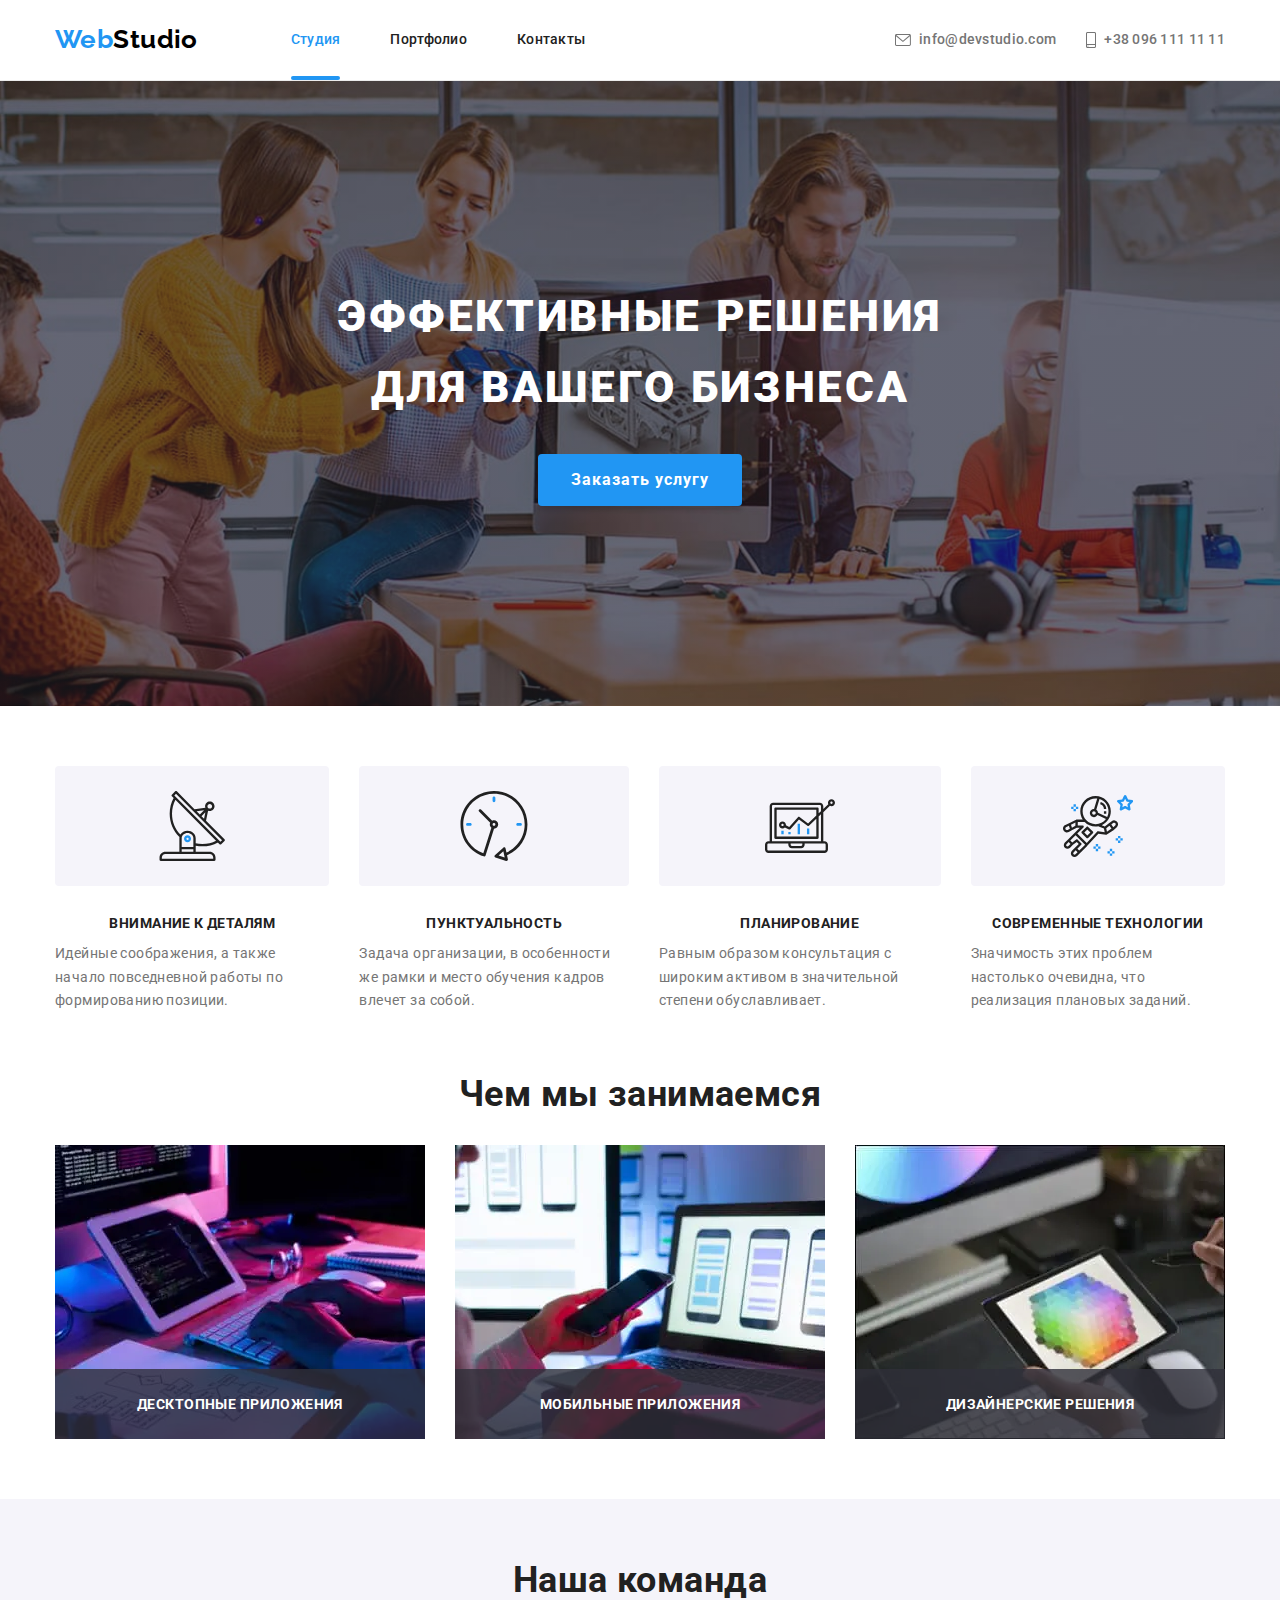
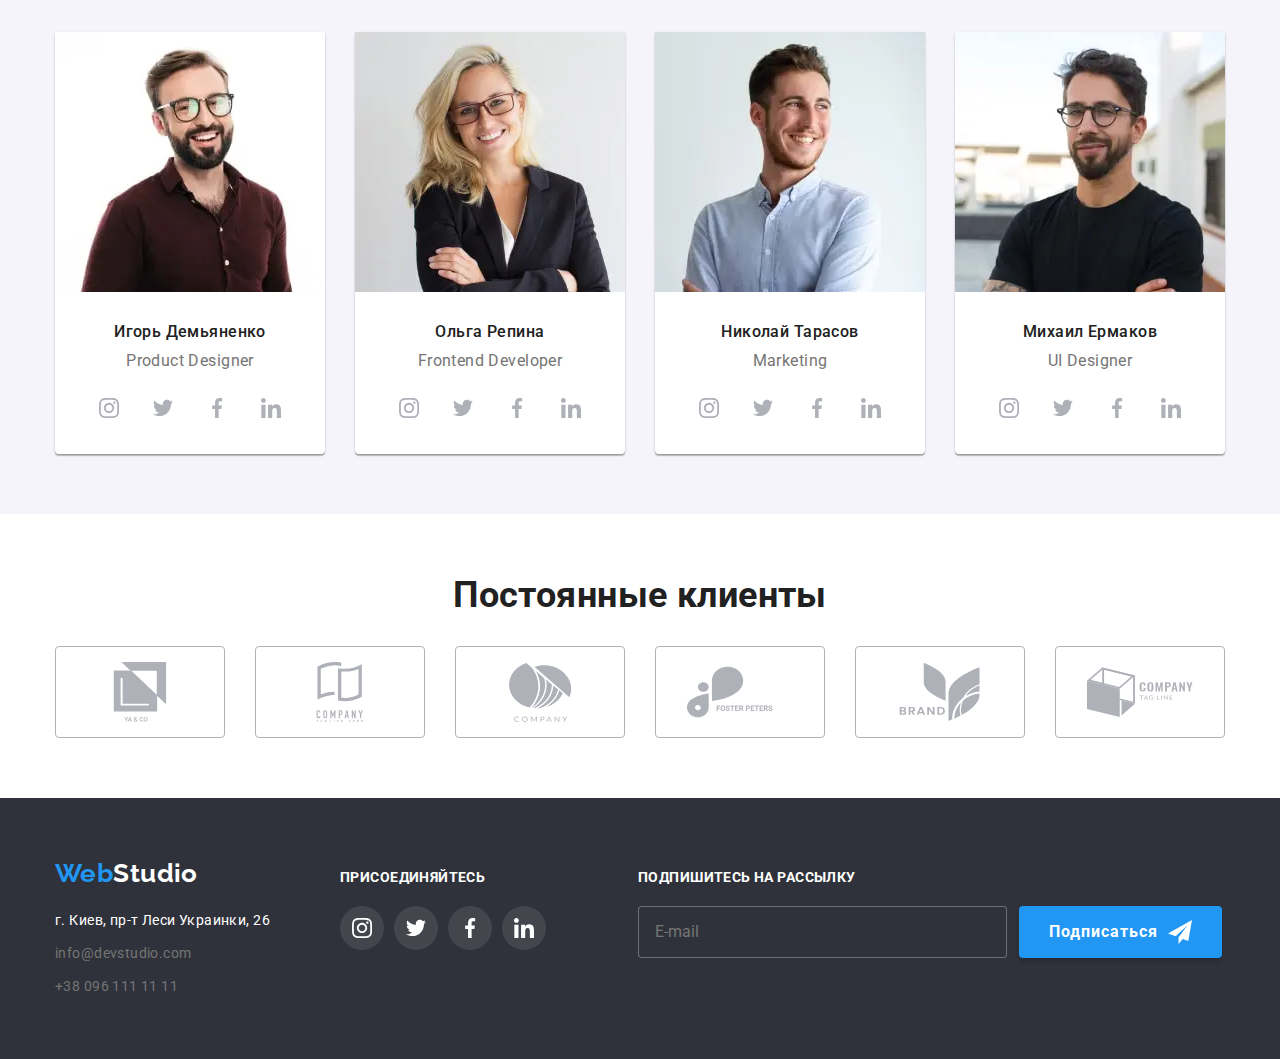
<file: index.html>
<!DOCTYPE html>
<html lang="ru">
  <head>
    <meta charset="UTF-8" />
    <meta http-equiv="X-UA-Compatible" content="IE=edge" />
    <meta name="viewport" content="width=device-width, initial-scale=1.0" />
    <title>WebStudio</title>
    <link
      rel="stylesheet"
      href="https://cdnjs.cloudflare.com/ajax/libs/modern-normalize/1.1.0/modern-normalize.min.css"
    />
    <link rel="stylesheet" href="./css/main.min.css" />
  </head>

  <body>
    <!-- шапка -->
    <header class="header header--mobile-menu">
      <div class="container container__header">
        <div class="header__mobile-menu">
          <a href="./index.html" class="logo logo--header-margin"
            >Web<span class="logo--dark">Studio</span></a
          >

          <!-- мобильное меню -->
          <button
            class="header__button-mobile-menu"
            type="button"
            aria-expanded="false"
            aria-controls="menu-container"
            data-menu-button
          >
            <svg class="header__button-icon" aria-label="Переключатель мобильного меню">
              <use class="header__icon-cross" href="./images/icons.svg#button_cross"></use>
              <use class="header__icon-menu" href="./images/icons.svg#button_menu"></use>
            </svg>
          </button>
        </div>
        <div class="header__mobile-menu-backdrop" id="menu-container" data-menu>
          <div class="header__menu-container">
            <!-- навигация -->
            <nav class="nav">
              <ul class="nav__list">
                <li class="nav__item">
                  <a class="nav__link nav__link--current" href="./index.html">Студия</a>
                </li>
                <li class="nav__item">
                  <a class="nav__link" href="./portfolio.html">Портфолио</a>
                </li>
                <li class="nav__item">
                  <a class="nav__link" href="#footer-contacts">Контакты</a>
                </li>
              </ul>
            </nav>

            <!-- контакты -->
            <ul class="communication">
              <li class="communication__item">
                <a class="communication__link" href="mailto:info@devstudio.com">
                  <svg class="communication__icon" width="16" height="12">
                    <use href="./images/icons.svg#envelope"></use>
                  </svg>
                  info@devstudio.com</a
                >
              </li>
              <li class="communication__item">
                <a
                  class="communication__link communication__link--decorate"
                  href="tel:+380961111111"
                >
                  <svg class="communication__icon" width="10" height="16">
                    <use href="./images/icons.svg#telephone"></use>
                  </svg>
                  +38 096 111 11 11</a
                >
              </li>
            </ul>

            <!-- социальные ссылки мобильного меню -->
            <ul class="header__social-links">
              <li class="header__social-links-item">
                <a
                  href="https://www.instagram.com/"
                  class="header__social-links-link"
                  target="_blank"
                  rel="noopener noreferrer nofollow"
                  aria-label="Instagram"
                  >Instagram</a
                >
              </li>
              <li class="header__social-links-item">
                <a
                  href="https://twitter.com/"
                  class="header__social-links-link"
                  target="_blank"
                  rel="noopener noreferrer nofollow"
                  aria-label="Twitter"
                  >Twitter</a
                >
              </li>
              <li class="header__social-links-item">
                <a
                  href="https://www.facebook.com/"
                  class="header__social-links-link"
                  target="_blank"
                  rel="noopener noreferrer nofollow"
                  aria-label="Facebook"
                  >Facebook</a
                >
              </li>
              <li class="header__social-links-item">
                <a
                  href="https://www.linkedin.com/"
                  class="header__social-links-link"
                  target="_blank"
                  rel="noopener noreferrer nofollow"
                  aria-label="LinkedIn"
                  >LinkedIn</a
                >
              </li>
            </ul>
          </div>
        </div>
      </div>
    </header>

    <!-- основной контент -->
    <main>
      <!-- секция герой -->
      <section class="hero">
        <div class="container">
          <h1 class="hero__title">Эффективные решения<br />для вашего бизнеса</h1>
          <button class="button button--hero-padding" type="button" data-modal-open>
            Заказать услугу
          </button>
        </div>
      </section>

      <!-- особенности -->
      <section class="section">
        <div class="container">
          <h2 class="visually-hidden">Особенности</h2>
          <ul class="features">
            <li class="features__item">
              <div class="features__bg">
                <svg class="features__img" width="70" height="70">
                  <use href="./images/icons.svg#antenna"></use>
                </svg>
              </div>
              <h3 class="features__title">Внимание к деталям</h3>
              <p class="features__text">
                Идейные соображения, а также начало повседневной работы по формированию позиции.
              </p>
            </li>
            <li class="features__item">
              <div class="features__bg">
                <svg class="features__img" width="70" height="70">
                  <use href="./images/icons.svg#clock"></use>
                </svg>
              </div>
              <h3 class="features__title">Пунктуальность</h3>
              <p class="features__text">
                Задача организации, в особенности же рамки и место обучения кадров влечет за собой.
              </p>
            </li>
            <li class="features__item">
              <div class="features__bg">
                <svg class="features__img" width="70" height="70">
                  <use href="./images/icons.svg#diagram"></use>
                </svg>
              </div>
              <h3 class="features__title">Планирование</h3>
              <p class="features__text">
                Равным образом консультация с широким активом в значительной степени обуславливает.
              </p>
            </li>
            <li class="features__item">
              <div class="features__bg">
                <svg class="features__img" width="70" height="70">
                  <use href="./images/icons.svg#astronaut"></use>
                </svg>
              </div>
              <h3 class="features__title">Современные технологии</h3>
              <p class="features__text">
                Значимость этих проблем настолько очевидна, что реализация плановых заданий.
              </p>
            </li>
          </ul>
        </div>
      </section>

      <!-- чем мы занимаемся -->
      <section class="section section--no-padding-top section--display-none">
        <div class="container">
          <h2 class="section__title">Чем мы занимаемся</h2>
          <ul class="work">
            <li class="work__item">
              <picture>
                <source
                  srcset="./images/work/webp/work1.webp 1x, ./images/work/webp/work1@2x.webp 2x"
                  type="image/webp"
                />
                <source
                  srcset="./images/work/jpeg/work1.jpg 1x, ./images/work/jpeg/work1@2x.jpg 2x"
                  type="image/jpeg"
                />
                <img src="./images/work/jpeg/work1.jpg" alt="десктопное программирование" />
              </picture>
              <p class="work__text">Десктопные приложения</p>
            </li>
            <li class="work__item">
              <picture>
                <source
                  srcset="./images/work/webp/work2.webp 1x, ./images/work/webp/work2@2x.webp 2x"
                  type="image/webp"
                />
                <source
                  srcset="./images/work/jpeg/work2.jpg 1x, ./images/work/jpeg/work2@2x.jpg 2x"
                  type="image/jpeg"
                />
                <img src="./images/work/jpeg/work2.jpg" alt="мобильная разработка" />
              </picture>
              <p class="work__text">Мобильные приложения</p>
            </li>
            <li class="work__item">
              <picture>
                <source
                  srcset="./images/work/webp/work3.webp 1x, ./images/work/webp/work3@2x.webp 2x"
                  type="image/webp"
                />
                <source
                  srcset="./images/work/jpeg/work3.jpg 1x, ./images/work/jpeg/work3@2x.jpg 2x"
                  type="image/jpeg"
                />
                <img src="./images/work/jpeg/work3.jpg" alt="дизайн" />
              </picture>
              <p class="work__text">Дизайнерские решения</p>
            </li>
          </ul>
        </div>
      </section>

      <!-- наша команда -->
      <section class="section section--gray-background">
        <div class="container">
          <h2 class="section__title">Наша команда</h2>
          <ul class="team">
            <li class="team__item">
              <picture>
                <source
                  srcset="./images/team/webp/mobile1.webp 1x, ./images/team/webp/mobile1@2x.webp 2x"
                  media="(max-width: 767px)"
                  type="image/webp"
                />
                <source
                  srcset="./images/team/webp/tablet1.webp 1x, ./images/team/webp/tablet1@2x.webp 2x"
                  media="(min-width: 768px) and (max-width: 1199px)"
                  type="image/webp"
                />
                <source
                  srcset="
                    ./images/team/webp/desktop1.webp    1x,
                    ./images/team/webp/desktop1@2x.webp 2x
                  "
                  media="(min-width: 1200px)"
                  type="image/webp"
                />
                <source
                  srcset="./images/team/jpeg/mobile1.jpg 1x, ./images/team/jpeg/mobile1@2x.jpg 2x"
                  media="(max-width: 767px)"
                />
                <source
                  srcset="./images/team/jpeg/tablet1.jpg 1x, ./images/team/jpeg/tablet1@2x.jpg 2x"
                  media="(min-width: 768px) and (max-width: 1199px)"
                />
                <source
                  srcset="./images/team/jpeg/desktop1.jpg 1x, ./images/team/jpeg/desktop1@2x.jpg 2x"
                  media="(min-width: 1200px)"
                />
                <img
                  class="team__img"
                  src="./images/team/jpeg/mobile1.jpg"
                  alt="фото Игорь Демьяненко"
                />
              </picture>
              <div class="team__box">
                <h3 class="team__title">Игорь Демьяненко</h3>
                <p lang="en" class="team__text">Product Designer</p>
                <ul class="social-links">
                  <li class="social-links__item">
                    <a
                      href="https://www.instagram.com/"
                      class="social-links__link"
                      target="_blank"
                      rel="noopener noreferrer nofollow"
                      aria-label="Instagram"
                    >
                      <svg class="social-links__icon">
                        <use href="./images/icons.svg#instagram"></use>
                      </svg>
                    </a>
                  </li>
                  <li class="social-links__item">
                    <a
                      href="https://twitter.com/"
                      class="social-links__link"
                      target="_blank"
                      rel="noopener noreferrer nofollow"
                      aria-label="Twitter"
                    >
                      <svg class="social-links__icon">
                        <use href="./images/icons.svg#twitter"></use>
                      </svg>
                    </a>
                  </li>
                  <li class="social-links__item">
                    <a
                      href="https://www.facebook.com/"
                      class="social-links__link"
                      target="_blank"
                      rel="noopener noreferrer nofollow"
                      aria-label="Facebook"
                    >
                      <svg class="social-links__icon">
                        <use href="./images/icons.svg#facebook"></use>
                      </svg>
                    </a>
                  </li>
                  <li class="social-links__item">
                    <a
                      href="https://www.linkedin.com/"
                      class="social-links__link"
                      target="_blank"
                      rel="noopener noreferrer nofollow"
                      aria-label="LinkedIn"
                    >
                      <svg class="social-links__icon">
                        <use href="./images/icons.svg#linkedin"></use>
                      </svg>
                    </a>
                  </li>
                </ul>
              </div>
            </li>

            <li class="team__item">
              <picture>
                <source
                  srcset="./images/team/webp/mobile2.webp 1x, ./images/team/webp/mobile2@2x.webp 2x"
                  media="(max-width: 767px)"
                  type="image/webp"
                />
                <source
                  srcset="./images/team/webp/tablet2.webp 1x, ./images/team/webp/tablet2@2x.webp 2x"
                  media="(min-width: 768px) and (max-width: 1199px)"
                  type="image/webp"
                />
                <source
                  srcset="
                    ./images/team/webp/desktop2.webp    1x,
                    ./images/team/webp/desktop2@2x.webp 2x
                  "
                  media="(min-width: 1200px)"
                  type="image/webp"
                />
                <source
                  srcset="./images/team/jpeg/mobile2.jpg 1x, ./images/team/jpeg/mobile2@2x.jpg 2x"
                  media="(max-width: 767px)"
                />
                <source
                  srcset="./images/team/jpeg/tablet2.jpg 1x, ./images/team/jpeg/tablet2@2x.jpg 2x"
                  media="(min-width: 768px) and (max-width: 1199px)"
                />
                <source
                  srcset="./images/team/jpeg/desktop2.jpg 1x, ./images/team/jpeg/desktop2@2x.jpg 2x"
                  media="(min-width: 1200px)"
                />
                <img
                  class="team__img"
                  src="./images/team/jpeg/mobile2.jpg"
                  alt="фото Ольга Репина"
                />
              </picture>
              <div class="team__box">
                <h3 class="team__title">Ольга Репина</h3>
                <p lang="en" class="team__text">Frontend Developer</p>

                <ul class="social-links">
                  <li class="social-links__item">
                    <a
                      href="https://www.instagram.com/"
                      class="social-links__link"
                      target="_blank"
                      rel="noopener noreferrer nofollow"
                      aria-label="Instagram"
                    >
                      <svg class="social-links__icon">
                        <use href="./images/icons.svg#instagram"></use>
                      </svg>
                    </a>
                  </li>
                  <li class="social-links__item">
                    <a
                      href="https://twitter.com/"
                      class="social-links__link"
                      target="_blank"
                      rel="noopener noreferrer nofollow"
                      aria-label="Twitter"
                    >
                      <svg class="social-links__icon">
                        <use href="./images/icons.svg#twitter"></use>
                      </svg>
                    </a>
                  </li>
                  <li class="social-links__item">
                    <a
                      href="https://www.facebook.com/"
                      class="social-links__link"
                      target="_blank"
                      rel="noopener noreferrer nofollow"
                      aria-label="Facebook"
                    >
                      <svg class="social-links__icon">
                        <use href="./images/icons.svg#facebook"></use>
                      </svg>
                    </a>
                  </li>
                  <li class="social-links__item">
                    <a
                      href="https://www.linkedin.com/"
                      class="social-links__link"
                      target="_blank"
                      rel="noopener noreferrer nofollow"
                      aria-label="LinkedIn"
                    >
                      <svg class="social-links__icon">
                        <use href="./images/icons.svg#linkedin"></use>
                      </svg>
                    </a>
                  </li>
                </ul>
              </div>
            </li>

            <li class="team__item">
              <picture>
                <source
                  srcset="./images/team/webp/mobile3.webp 1x, ./images/team/webp/mobile3@2x.webp 2x"
                  media="(max-width: 767px)"
                  type="image/webp"
                />
                <source
                  srcset="./images/team/webp/tablet3.webp 1x, ./images/team/webp/tablet3@2x.webp 2x"
                  media="(min-width: 768px) and (max-width: 1199px)"
                  type="image/webp"
                />
                <source
                  srcset="
                    ./images/team/webp/desktop3.webp    1x,
                    ./images/team/webp/desktop3@2x.webp 2x
                  "
                  media="(min-width: 1200px)"
                  type="image/webp"
                />
                <source
                  srcset="./images/team/jpeg/mobile3.jpg 1x, ./images/team/jpeg/mobile3@2x.jpg 2x"
                  media="(max-width: 767px)"
                />
                <source
                  srcset="./images/team/jpeg/tablet3.jpg 1x, ./images/team/jpeg/tablet3@2x.jpg 2x"
                  media="(min-width: 768px) and (max-width: 1199px)"
                />
                <source
                  srcset="./images/team/jpeg/desktop3.jpg 1x, ./images/team/jpeg/desktop3@2x.jpg 2x"
                  media="(min-width: 1200px)"
                />
                <img
                  class="team__img"
                  src="./images/team/jpeg/tablet3.jpg"
                  alt="фото Николай Тарасов"
                />
              </picture>
              <div class="team__box">
                <h3 class="team__title">Николай Тарасов</h3>
                <p lang="en" class="team__text">Marketing</p>

                <ul class="social-links">
                  <li class="social-links__item">
                    <a
                      href="https://www.instagram.com/"
                      class="social-links__link"
                      target="_blank"
                      rel="noopener noreferrer nofollow"
                      aria-label="Instagram"
                    >
                      <svg class="social-links__icon">
                        <use href="./images/icons.svg#instagram"></use>
                      </svg>
                    </a>
                  </li>
                  <li class="social-links__item">
                    <a
                      href="https://twitter.com/"
                      class="social-links__link"
                      target="_blank"
                      rel="noopener noreferrer nofollow"
                      aria-label="Twitter"
                    >
                      <svg class="social-links__icon">
                        <use href="./images/icons.svg#twitter"></use>
                      </svg>
                    </a>
                  </li>
                  <li class="social-links__item">
                    <a
                      href="https://www.facebook.com/"
                      class="social-links__link"
                      target="_blank"
                      rel="noopener noreferrer nofollow"
                      aria-label="Facebook"
                    >
                      <svg class="social-links__icon">
                        <use href="./images/icons.svg#facebook"></use>
                      </svg>
                    </a>
                  </li>
                  <li class="social-links__item">
                    <a
                      href="https://www.linkedin.com/"
                      class="social-links__link"
                      target="_blank"
                      rel="noopener noreferrer nofollow"
                      aria-label="LinkedIn"
                    >
                      <svg class="social-links__icon">
                        <use href="./images/icons.svg#linkedin"></use>
                      </svg>
                    </a>
                  </li>
                </ul>
              </div>
            </li>

            <li class="team__item">
              <picture>
                <source
                  srcset="./images/team/webp/mobile4.webp 1x, ./images/team/webp/mobile4@2x.webp 2x"
                  media="(max-width: 767px)"
                  type="image/webp"
                />
                <source
                  srcset="./images/team/webp/tablet4.webp 1x, ./images/team/webp/tablet4@2x.webp 2x"
                  media="(min-width: 768px) and (max-width: 1199px)"
                  type="image/webp"
                />
                <source
                  srcset="
                    ./images/team/webp/desktop4.webp    1x,
                    ./images/team/webp/desktop4@2x.webp 2x
                  "
                  media="(min-width: 1200px)"
                  type="image/webp"
                />
                <source
                  srcset="./images/team/jpeg/mobile4.jpg 1x, ./images/team/jpeg/mobile4@2x.jpg 2x"
                  media="(max-width: 767px)"
                />
                <source
                  srcset="./images/team/jpeg/tablet4.jpg 1x, ./images/team/jpeg/tablet4@2x.jpg 2x"
                  media="(min-width: 768px) and (max-width: 1199px)"
                />
                <source
                  srcset="./images/team/jpeg/desktop4.jpg 1x, ./images/team/jpeg/desktop4@2x.jpg 2x"
                  media="(min-width: 1200px)"
                />
                <img
                  class="team__img"
                  src="./images/team/jpeg/tablet4.jpg"
                  alt="фото Михаил Ермаков"
                />
              </picture>
              <div class="team__box">
                <h3 class="team__title">Михаил Ермаков</h3>
                <p lang="en" class="team__text">UI Designer</p>

                <ul class="social-links">
                  <li class="social-links__item">
                    <a
                      href="https://www.instagram.com/"
                      class="social-links__link"
                      target="_blank"
                      rel="noopener noreferrer nofollow"
                      aria-label="Instagram"
                    >
                      <svg class="social-links__icon">
                        <use href="./images/icons.svg#instagram"></use>
                      </svg>
                    </a>
                  </li>
                  <li class="social-links__item">
                    <a
                      href="https://twitter.com/"
                      class="social-links__link"
                      target="_blank"
                      rel="noopener noreferrer nofollow"
                      aria-label="Twitter"
                    >
                      <svg class="social-links__icon">
                        <use href="./images/icons.svg#twitter"></use>
                      </svg>
                    </a>
                  </li>
                  <li class="social-links__item">
                    <a
                      href="https://www.facebook.com/"
                      class="social-links__link"
                      target="_blank"
                      rel="noopener noreferrer nofollow"
                      aria-label="Facebook"
                    >
                      <svg class="social-links__icon">
                        <use href="./images/icons.svg#facebook"></use>
                      </svg>
                    </a>
                  </li>
                  <li class="social-links__item">
                    <a
                      href="https://www.linkedin.com/"
                      class="social-links__link"
                      target="_blank"
                      rel="noopener noreferrer nofollow"
                      aria-label="LinkedIn"
                    >
                      <svg class="social-links__icon">
                        <use href="./images/icons.svg#linkedin"></use>
                      </svg>
                    </a>
                  </li>
                </ul>
              </div>
            </li>
          </ul>
        </div>
      </section>

      <!-- постоянные клиенты -->
      <section class="section">
        <div class="container">
          <h2 class="section__title">Постоянные клиенты</h2>

          <ul class="clients">
            <li class="clients__item">
              <a href="" class="clients__link" target="_blank" rel="noopener noreferrer nofollow">
                <svg class="clients__img">
                  <use href="./images/icons.svg#client1"></use>
                </svg>
              </a>
            </li>
            <li class="clients__item">
              <a href="" class="clients__link" target="_blank" rel="noopener noreferrer nofollow">
                <svg class="clients__img">
                  <use href="./images/icons.svg#client2"></use>
                </svg>
              </a>
            </li>
            <li class="clients__item">
              <a href="" class="clients__link" target="_blank" rel="noopener noreferrer nofollow">
                <svg class="clients__img">
                  <use href="./images/icons.svg#client3"></use>
                </svg>
              </a>
            </li>
            <li class="clients__item">
              <a href="" class="clients__link" target="_blank" rel="noopener noreferrer nofollow">
                <svg class="clients__img">
                  <use href="./images/icons.svg#client4"></use>
                </svg>
              </a>
            </li>
            <li class="clients__item">
              <a href="" class="clients__link" target="_blank" rel="noopener noreferrer nofollow">
                <svg class="clients__img">
                  <use href="./images/icons.svg#client5"></use>
                </svg>
              </a>
            </li>
            <li class="clients__item">
              <a href="" class="clients__link" target="_blank" rel="noopener noreferrer nofollow">
                <svg class="clients__img">
                  <use href="./images/icons.svg#client6"></use>
                </svg>
              </a>
            </li>
          </ul>
        </div>
      </section>
    </main>

    <!-- подвал -->
    <footer class="footer" id="footer-contacts">
      <div class="container footer__list">
        <div class="footer__list--tablet-decorate">
          <!-- адрес -->
          <div class="footer__item">
            <a
              href="./index.html"
              class="logo logo--footer-margin"
              target="_blank"
              rel="noopener noreferrer nofollow"
            >
              Web<span class="logo--light">Studio</span>
            </a>
            <address class="address">
              <ul class="contacts">
                <li class="contacts__item">
                  <a
                    class="contacts__link contacts__link--white"
                    href="https://www.google.com/maps/place/Lesi+Ukrainky+Blvd,+26,+Kyiv,+Ukraine,+02000/@50.4265841,30.5361918,17z/data=!3m1!4b1!4m5!3m4!1s0x40d4cf0e033ecbe9:0x57a4dffefec77da0!8m2!3d50.4265807!4d30.5383858"
                    target="_blank"
                    rel="noopener noreferrer nofollow"
                    >г. Киев, пр-т Леси Украинки, 26
                  </a>
                </li>
                <li class="contacts__item">
                  <a class="contacts__link contacts__link--gray" href="mailto:info@devstudio.com"
                    >info@devstudio.com</a
                  >
                </li>
                <li class="contacts__item">
                  <a class="contacts__link contacts__link--gray" href="tel:+380961111111"
                    >+38 096 111 11 11</a
                  >
                </li>
              </ul>
            </address>
          </div>

          <!-- соц.сети -->
          <div class="footer__item">
            <b class="footer__title">присоединяйтесь</b>

            <ul class="social-links">
              <li class="social-links__item">
                <a
                  class="social-links__link footer__link"
                  href="https://www.instagram.com/"
                  target="_blank"
                  rel="noopener noreferrer nofollow"
                  aria-label="Instagram"
                >
                  <svg class="social-links__icon">
                    <use href="./images/icons.svg#instagram"></use>
                  </svg>
                </a>
              </li>
              <li class="social-links__item">
                <a
                  class="social-links__link footer__link"
                  href="https://twitter.com/"
                  target="_blank"
                  rel="noopener noreferrer nofollow"
                  aria-label="Twitter"
                >
                  <svg class="social-links__icon">
                    <use href="./images/icons.svg#twitter"></use>
                  </svg>
                </a>
              </li>
              <li class="social-links__item">
                <a
                  class="social-links__link footer__link"
                  href="https://www.facebook.com/"
                  target="_blank"
                  rel="noopener noreferrer nofollow"
                  aria-label="Facebook"
                >
                  <svg class="social-links__icon">
                    <use href="./images/icons.svg#facebook"></use>
                  </svg>
                </a>
              </li>
              <li class="social-links__item">
                <a
                  class="social-links__link footer__link"
                  href="https://www.linkedin.com/"
                  target="_blank"
                  rel="noopener noreferrer nofollow"
                  aria-label="LinkedIn"
                >
                  <svg class="social-links__icon">
                    <use href="./images/icons.svg#linkedin"></use>
                  </svg>
                </a>
              </li>
            </ul>
          </div>
        </div>

        <!-- подпишись -->
        <form class="subscribel">
          <label class="footer__title" for="subscribel">Подпишитесь на рассылку</label>
          <div class="subscribel__box">
            <input
              class="subscribel__input"
              type="email"
              id="subscribel"
              name="subscribel"
              placeholder="E-mail"
            />
            <button class="button button--subscribel" type="submit">
              Подписаться
              <svg class="subscribel__icon" width="24" height="24">
                <use href="./images/icons.svg#send"></use>
              </svg>
            </button>
          </div>
        </form>
      </div>
    </footer>

    <!-- модальное окно -->
    <div class="backdrop is-hidden" data-modal>
      <div class="modal">
        <button class="modal__button" type="button" data-modal-close>
          <svg class="modal__img" width="11" height="11">
            <use href="./images/icons.svg#x"></use>
          </svg>
        </button>

        <form class="form">
          <h2 class="form__title">Оставьте свои данные, мы вам перезвоним</h2>

          <div class="form__date">
            <div class="form__field">
              <label class="form__label">
                Имя
                <span class="form__box">
                  <input class="form__input" type="text" name="name" />
                  <svg class="form__icon">
                    <use href="./images/icons.svg#name"></use>
                  </svg>
                </span>
              </label>
            </div>

            <div class="form__field">
              <label class="form__label">
                Телефон
                <span class="form__box">
                  <input class="form__input" type="text" name="phone" />
                  <svg class="form__icon">
                    <use href="./images/icons.svg#phone"></use>
                  </svg>
                </span>
              </label>
            </div>

            <div class="form__field">
              <label class="form__label">
                Почта
                <span class="form__box">
                  <input class="form__input" type="text" name="mail" />
                  <svg class="form__icon">
                    <use href="./images/icons.svg#email"></use>
                  </svg>
                </span>
              </label>
            </div>

            <div class="form__field">
              <label class="form__label">
                Комментарий
                <textarea
                  class="form__comment"
                  name="comment"
                  rows="7"
                  placeholder="Введите текст"
                ></textarea>
              </label>
            </div>
          </div>

          <label class="form__check">
            <input class="form__checkbox" type="checkbox" name="checkbox" />
            <svg class="form__check-icon1">
              <use href="./images/icons.svg#quadrat"></use>
            </svg>
            <svg class="form__check-icon2">
              <use href="./images/icons.svg#check"></use>
            </svg>
            Соглашаюсь с рассылкой и принимаю
            <a class="form__policy" href=""> Условия договора</a>
          </label>

          <button class="button button--form" type="submit">Отправить</button>
        </form>
      </div>
    </div>

    <script src="./js/modal.js" type="module"></script>
    <script src="./js/mobile-menu.js" type="module"></script>
  </body>
</html>
</file>
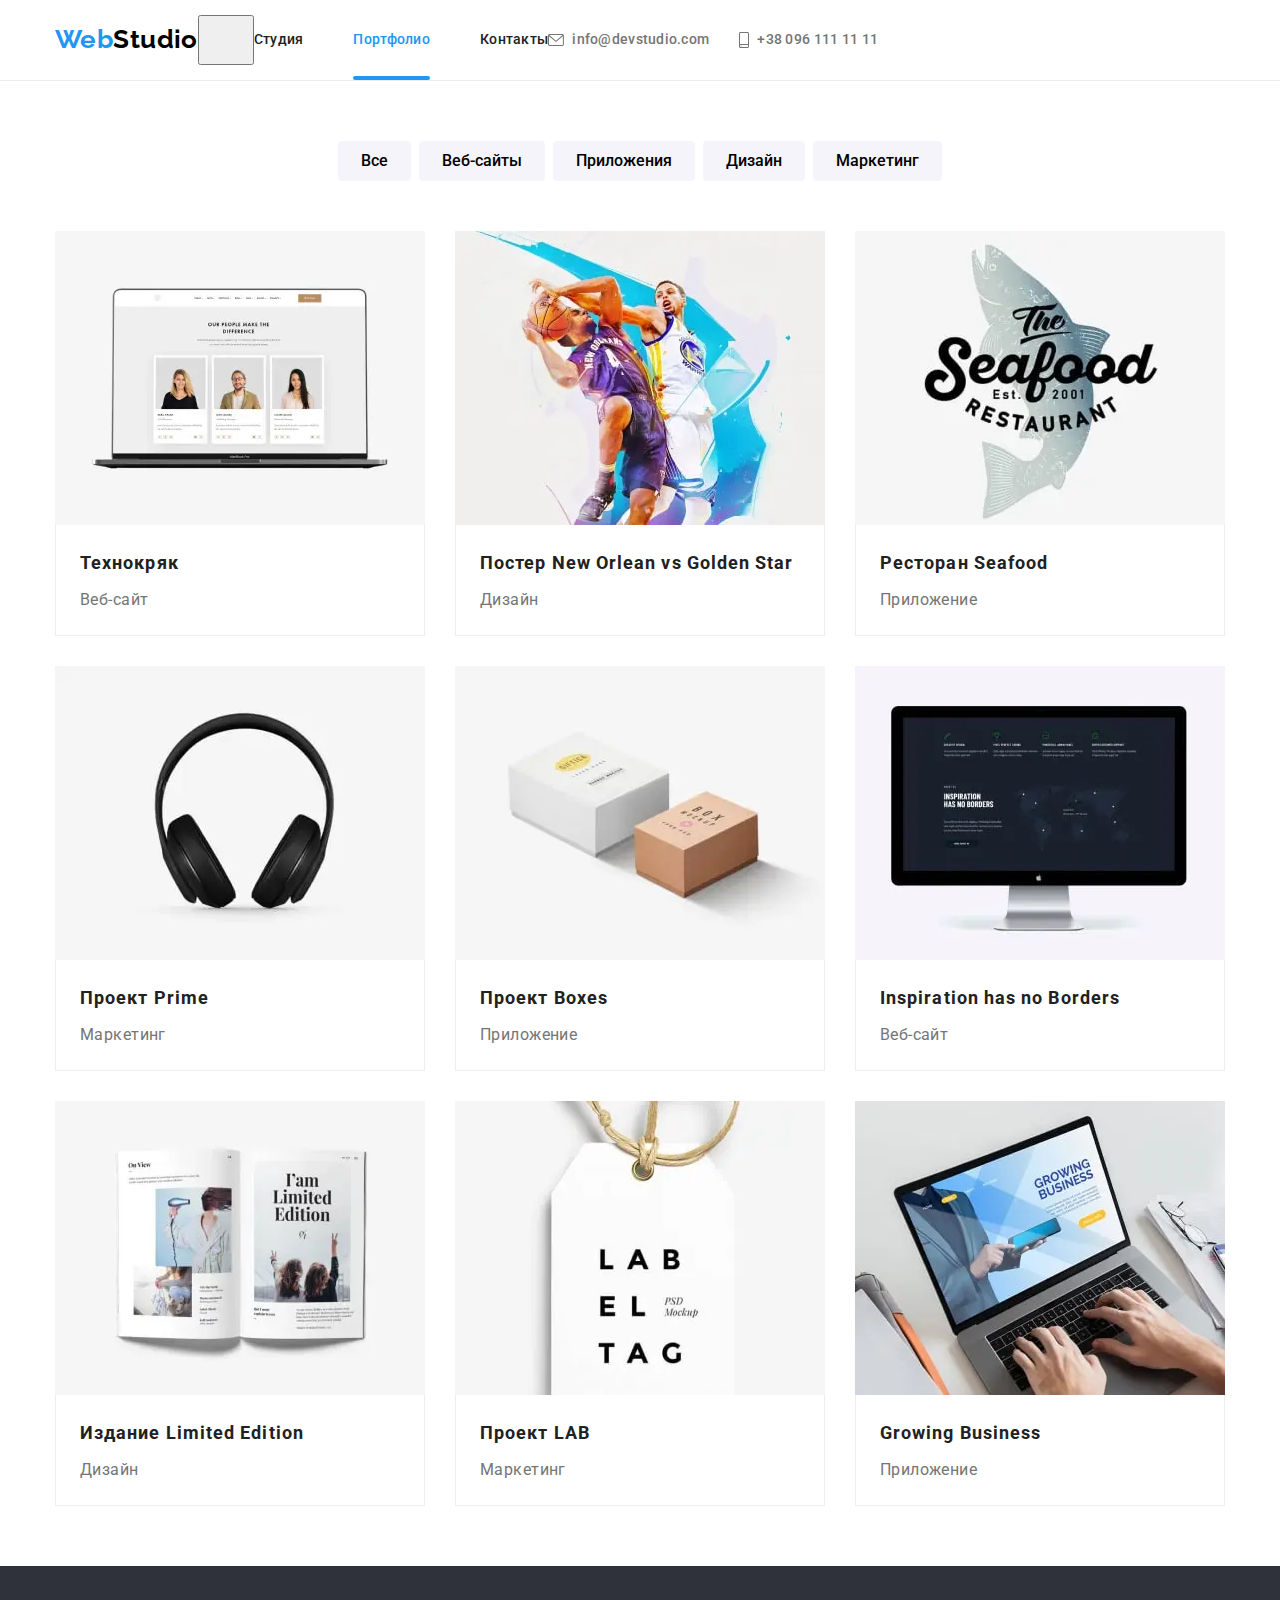
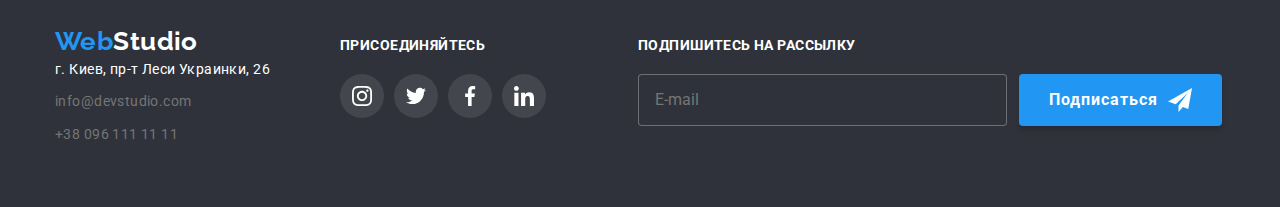
<file: portfolio.html>
<!DOCTYPE html>
<html lang="ru">
  <head>
    <meta charset="UTF-8" />
    <meta http-equiv="X-UA-Compatible" content="IE=edge" />
    <meta name="viewport" content="width=device-width, initial-scale=1.0" />
    <title>WebStudio</title>
    <link
      rel="stylesheet"
      href="https://cdnjs.cloudflare.com/ajax/libs/modern-normalize/1.1.0/modern-normalize.min.css"
    />
    <link rel="stylesheet" href="./css/main.min.css" />
  </head>

  <body>
    <!-- шапка -->
    <header class="header header--mobile-menu">
      <div class="container container__header">
        <a href="./index.html" class="logo">Web<span class="logo--dark">Studio</span></a>
        <button
          class="header__button-menu"
          type="button"
          aria-expanded="false"
          aria-controls="menu-container"
          data-menu-button
        >
          <svg class="header__button-icon" aria-label="Переключатель мобильного меню">
            <use class="header__icon-cross" href="./images/icons.svg#button_cross"></use>
            <use class="header__icon-menu" href="./images/icons.svg#button_menu"></use>
          </svg>
        </button>
        <div class="header__menu-container" id="menu-container" data-menu>
          <nav class="nav">
            <ul class="nav__list">
              <li class="nav__item">
                <a class="nav__link" href="./index.html">Студия</a>
              </li>
              <li class="nav__item">
                <a class="nav__link nav__link--current" href="./portfolio.html">Портфолио</a>
              </li>
              <li class="nav__item">
                <a class="nav__link" href="#footer-contacts">Контакты</a>
              </li>
            </ul>
          </nav>

          <ul class="communication">
            <li class="communication__item">
              <a class="communication__link" href="mailto:info@devstudio.com">
                <svg class="communication__icon" width="16" height="12">
                  <use href="./images/icons.svg#envelope"></use>
                </svg>
                info@devstudio.com</a
              >
            </li>
            <li class="communication__item">
              <a class="communication__link communication__link--decorate" href="tel:+380961111111">
                <svg class="communication__icon" width="10" height="16">
                  <use href="./images/icons.svg#telephone"></use>
                </svg>
                +38 096 111 11 11</a
              >
            </li>
          </ul>

          <ul class="header__social-links">
            <li class="header__social-links-item">
              <a
                href="https://www.instagram.com/"
                class="header__social-links-link"
                target="_blank"
                rel="noopener noreferrer nofollow"
                aria-label="Instagram"
                >Instagram</a
              >
            </li>
            <li class="header__social-links-item">
              <a
                href="https://twitter.com/"
                class="header__social-links-link"
                target="_blank"
                rel="noopener noreferrer nofollow"
                aria-label="Twitter"
                >Twitter</a
              >
            </li>
            <li class="header__social-links-item">
              <a
                href="https://www.facebook.com/"
                class="header__social-links-link"
                target="_blank"
                rel="noopener noreferrer nofollow"
                aria-label="Facebook"
                >Facebook</a
              >
            </li>
            <li class="header__social-links-item">
              <a
                href="https://www.linkedin.com/"
                class="header__social-links-link"
                target="_blank"
                rel="noopener noreferrer nofollow"
                aria-label="LinkedIn"
                >LinkedIn</a
              >
            </li>
          </ul>
        </div>
      </div>
    </header>

    <main>
      <section class="section">
        <!-- фильтр -->
        <div class="container">
          <h1 class="visually-hidden portfolio">Портфолио</h1>
          <ul class="filter">
            <li class="filter__item">
              <button class="filter__button" type="button">Все</button>
            </li>
            <li class="filter__item">
              <button class="filter__button" type="button">Веб-сайты</button>
            </li>
            <li class="filter__item">
              <button class="filter__button" type="button">Приложения</button>
            </li>
            <li class="filter__item">
              <button class="filter__button" type="button">Дизайн</button>
            </li>
            <li class="filter__item">
              <button class="filter__button" type="button">Маркетинг</button>
            </li>
          </ul>

          <!-- проекты -->
          <ul class="projects">
            <li class="projects__item">
              <a href="" class="projects__link">
                <div class="projects__overlay">
                  <picture>
                    <source
                      srcset="
                        ./images/portfolio/webp/mobile1.webp    1x,
                        ./images/portfolio/webp/mobile1@2x.webp 2x
                      "
                      media="(max-width: 767px)"
                      type="image/webp"
                    />
                    <source
                      srcset="
                        ./images/portfolio/webp/tablet1.webp    1x,
                        ./images/portfolio/webp/tablet1@2x.webp 2x
                      "
                      media="(min-width: 768px) and (max-width: 1199px)"
                      type="image/webp"
                    />
                    <source
                      srcset="
                        ./images/portfolio/webp/desktop1.webp    1x,
                        ./images/portfolio/webp/desktop1@2x.webp 2x
                      "
                      media="(min-width: 1200px)"
                      type="image/webp"
                    />
                    <source
                      srcset="
                        ./images/portfolio/jpeg/mobile1.jpg    1x,
                        ./images/portfolio/jpeg/mobile1@2x.jpg 2x
                      "
                      media="(max-width: 767px)"
                    />
                    <source
                      srcset="
                        ./images/portfolio/jpeg/tablet1.jpg    1x,
                        ./images/portfolio/jpeg/tablet1@2x.jpg 2x
                      "
                      media="(min-width: 768px) and (max-width: 1199px)"
                    />
                    <source
                      srcset="
                        ./images/portfolio/jpeg/desktop1.jpg    1x,
                        ./images/portfolio/jpeg/desktop1@2x.jpg 2x
                      "
                      media="(min-width: 1200px)"
                    />
                    <img
                      class="projects__img"
                      src="./images/portfolio/jpeg/mobile1.jpg"
                      alt="сайт на экране ноутбука"
                    />
                  </picture>
                  <p class="projects__overlay-text">
                    Технокряк это современная площадка распространения коронавируса. Компании
                    используют эту платформу для цифрового шпионажа и атак на защищённые сервера
                    конкурентов.
                  </p>
                </div>
                <div class="projects__box">
                  <h3 class="projects__title">Технокряк</h3>
                  <p class="projects__text">Веб-сайт</p>
                </div>
              </a>
            </li>

            <li class="projects__item">
              <a href="" class="projects__link">
                <div class="projects__overlay">
                  <picture>
                    <source
                      srcset="
                        ./images/portfolio/webp/mobile2.webp    1x,
                        ./images/portfolio/webp/mobile2@2x.webp 2x
                      "
                      media="(max-width: 767px)"
                      type="image/webp"
                    />
                    <source
                      srcset="
                        ./images/portfolio/webp/tablet2.webp    1x,
                        ./images/portfolio/webp/tablet2@2x.webp 2x
                      "
                      media="(min-width: 768px) and (max-width: 1199px)"
                      type="image/webp"
                    />
                    <source
                      srcset="
                        ./images/portfolio/webp/desktop2.webp    1x,
                        ./images/portfolio/webp/desktop2@2x.webp 2x
                      "
                      media="(min-width: 1200px)"
                      type="image/webp"
                    />
                    <source
                      srcset="
                        ./images/portfolio/jpeg/mobile2.jpg    1x,
                        ./images/portfolio/jpeg/mobile2@2x.jpg 2x
                      "
                      media="(max-width: 767px)"
                    />
                    <source
                      srcset="
                        ./images/portfolio/jpeg/tablet2.jpg    1x,
                        ./images/portfolio/jpeg/tablet2@2x.jpg 2x
                      "
                      media="(min-width: 768px) and (max-width: 1199px)"
                    />
                    <source
                      srcset="
                        ./images/portfolio/jpeg/desktop2.jpg    1x,
                        ./images/portfolio/jpeg/desktop2@2x.jpg 2x
                      "
                      media="(min-width: 1200px)"
                    />
                    <img
                      class="projects__img"
                      src="./images/portfolio/jpeg/mobile2.jpg"
                      alt="два баскетболиста"
                    />
                  </picture>
                  <p class="projects__overlay-text">
                    Технокряк это современная площадка распространения коронавируса. Компании
                    используют эту платформу для цифрового шпионажа и атак на защищённые сервера
                    конкурентов.
                  </p>
                </div>
                <div class="projects__box">
                  <h3 class="projects__title">Постер New Orlean vs Golden Star</h3>
                  <p class="projects__text">Дизайн</p>
                </div>
              </a>
            </li>

            <li class="projects__item">
              <a href="" class="projects__link">
                <div class="projects__overlay">
                  <picture>
                    <source
                      srcset="
                        ./images/portfolio/webp/mobile3.webp    1x,
                        ./images/portfolio/webp/mobile3@2x.webp 2x
                      "
                      media="(max-width: 767px)"
                      type="image/webp"
                    />
                    <source
                      srcset="
                        ./images/portfolio/webp/tablet3.webp    1x,
                        ./images/portfolio/webp/tablet3@2x.webp 2x
                      "
                      media="(min-width: 768px) and (max-width: 1199px)"
                      type="image/webp"
                    />
                    <source
                      srcset="
                        ./images/portfolio/webp/desktop3.webp    1x,
                        ./images/portfolio/webp/desktop3@2x.webp 2x
                      "
                      media="(min-width: 1200px)"
                      type="image/webp"
                    />
                    <source
                      srcset="
                        ./images/portfolio/jpeg/mobile3.jpg    1x,
                        ./images/portfolio/jpeg/mobile3@2x.jpg 2x
                      "
                      media="(max-width: 767px)"
                    />
                    <source
                      srcset="
                        ./images/portfolio/jpeg/tablet3.jpg    1x,
                        ./images/portfolio/jpeg/tablet3@2x.jpg 2x
                      "
                      media="(min-width: 768px) and (max-width: 1199px)"
                    />
                    <source
                      srcset="
                        ./images/portfolio/jpeg/desktop3.jpg    1x,
                        ./images/portfolio/jpeg/desktop3@2x.jpg 2x
                      "
                      media="(min-width: 1200px)"
                    />
                    <img
                      class="projects__img"
                      src="./images/portfolio/jpeg/mobile3.jpg"
                      alt="логотип ресторана"
                    />
                  </picture>
                  <p class="projects__overlay-text">
                    Технокряк это современная площадка распространения коронавируса. Компании
                    используют эту платформу для цифрового шпионажа и атак на защищённые сервера
                    конкурентов.
                  </p>
                </div>
                <div class="projects__box">
                  <h3 class="projects__title">Ресторан Seafood</h3>
                  <p class="projects__text">Приложение</p>
                </div>
              </a>
            </li>

            <li class="projects__item">
              <a href="" class="projects__link">
                <div class="projects__overlay">
                  <picture>
                    <source
                      srcset="
                        ./images/portfolio/webp/mobile4.webp    1x,
                        ./images/portfolio/webp/mobile4@2x.webp 2x
                      "
                      media="(max-width: 767px)"
                      type="image/webp"
                    />
                    <source
                      srcset="
                        ./images/portfolio/webp/tablet4.webp    1x,
                        ./images/portfolio/webp/tablet4@2x.webp 2x
                      "
                      media="(min-width: 768px) and (max-width: 1199px)"
                      type="image/webp"
                    />
                    <source
                      srcset="
                        ./images/portfolio/webp/desktop4.webp    1x,
                        ./images/portfolio/webp/desktop4@2x.webp 2x
                      "
                      media="(min-width: 1200px)"
                      type="image/webp"
                    />
                    <source
                      srcset="
                        ./images/portfolio/jpeg/mobile4.jpg    1x,
                        ./images/portfolio/jpeg/mobile4@2x.jpg 2x
                      "
                      media="(max-width: 767px)"
                    />
                    <source
                      srcset="
                        ./images/portfolio/jpeg/tablet4.jpg    1x,
                        ./images/portfolio/jpeg/tablet4@2x.jpg 2x
                      "
                      media="(min-width: 768px) and (max-width: 1199px)"
                    />
                    <source
                      srcset="
                        ./images/portfolio/jpeg/desktop4.jpg    1x,
                        ./images/portfolio/jpeg/desktop4@2x.jpg 2x
                      "
                      media="(min-width: 1200px)"
                    />
                    <img
                      class="projects__img"
                      src="./images/portfolio/jpeg/mobile4.jpg"
                      alt="наушники"
                    />
                  </picture>
                  <p class="projects__overlay-text">
                    Технокряк это современная площадка распространения коронавируса. Компании
                    используют эту платформу для цифрового шпионажа и атак на защищённые сервера
                    конкурентов.
                  </p>
                </div>
                <div class="projects__box">
                  <h3 class="projects__title">Проект Prime</h3>
                  <p class="projects__text">Маркетинг</p>
                </div>
              </a>
            </li>

            <li class="projects__item">
              <a href="" class="projects__link">
                <div class="projects__overlay">
                  <picture>
                    <source
                      srcset="
                        ./images/portfolio/webp/mobile5.webp    1x,
                        ./images/portfolio/webp/mobile5@2x.webp 2x
                      "
                      media="(max-width: 767px)"
                      type="image/webp"
                    />
                    <source
                      srcset="
                        ./images/portfolio/webp/tablet5.webp    1x,
                        ./images/portfolio/webp/tablet5@2x.webp 2x
                      "
                      media="(min-width: 768px) and (max-width: 1199px)"
                      type="image/webp"
                    />
                    <source
                      srcset="
                        ./images/portfolio/webp/desktop5.webp    1x,
                        ./images/portfolio/webp/desktop5@2x.webp 2x
                      "
                      media="(min-width: 1200px)"
                      type="image/webp"
                    />
                    <source
                      srcset="
                        ./images/portfolio/jpeg/mobile5.jpg    1x,
                        ./images/portfolio/jpeg/mobile5@2x.jpg 2x
                      "
                      media="(max-width: 767px)"
                    />
                    <source
                      srcset="
                        ./images/portfolio/jpeg/tablet5.jpg    1x,
                        ./images/portfolio/jpeg/tablet5@2x.jpg 2x
                      "
                      media="(min-width: 768px) and (max-width: 1199px)"
                    />
                    <source
                      srcset="
                        ./images/portfolio/jpeg/desktop5.jpg    1x,
                        ./images/portfolio/jpeg/desktop5@2x.jpg 2x
                      "
                      media="(min-width: 1200px)"
                    />
                    <img
                      class="projects__img"
                      src="./images/portfolio/jpeg/mobile5.jpg"
                      alt="две коробки"
                    />
                  </picture>
                  <p class="projects__overlay-text">
                    Технокряк это современная площадка распространения коронавируса. Компании
                    используют эту платформу для цифрового шпионажа и атак на защищённые сервера
                    конкурентов.
                  </p>
                </div>
                <div class="projects__box">
                  <h3 class="projects__title">Проект Boxes</h3>
                  <p class="projects__text">Приложение</p>
                </div>
              </a>
            </li>

            <li class="projects__item">
              <a href="" class="projects__link">
                <div class="projects__overlay">
                  <picture>
                    <source
                      srcset="
                        ./images/portfolio/webp/mobile6.webp    1x,
                        ./images/portfolio/webp/mobile6@2x.webp 2x
                      "
                      media="(max-width: 767px)"
                      type="image/webp"
                    />
                    <source
                      srcset="
                        ./images/portfolio/webp/tablet6.webp    1x,
                        ./images/portfolio/webp/tablet6@2x.webp 2x
                      "
                      media="(min-width: 768px) and (max-width: 1199px)"
                      type="image/webp"
                    />
                    <source
                      srcset="
                        ./images/portfolio/webp/desktop6.webp    1x,
                        ./images/portfolio/webp/desktop6@2x.webp 2x
                      "
                      media="(min-width: 1200px)"
                      type="image/webp"
                    />
                    <source
                      srcset="
                        ./images/portfolio/jpeg/mobile6.jpg    1x,
                        ./images/portfolio/jpeg/mobile6@2x.jpg 2x
                      "
                      media="(max-width: 767px)"
                    />
                    <source
                      srcset="
                        ./images/portfolio/jpeg/tablet6.jpg    1x,
                        ./images/portfolio/jpeg/tablet6@2x.jpg 2x
                      "
                      media="(min-width: 768px) and (max-width: 1199px)"
                    />
                    <source
                      srcset="
                        ./images/portfolio/jpeg/desktop6.jpg    1x,
                        ./images/portfolio/jpeg/desktop6@2x.jpg 2x
                      "
                      media="(min-width: 1200px)"
                    />
                    <img
                      class="projects__img"
                      src="./images/portfolio/jpeg/mobile6.jpg"
                      alt="сайт на экране монитора"
                    />
                  </picture>
                  <p class="projects__overlay-text">
                    Технокряк это современная площадка распространения коронавируса. Компании
                    используют эту платформу для цифрового шпионажа и атак на защищённые сервера
                    конкурентов.
                  </p>
                </div>
                <div class="projects__box">
                  <h3 class="projects__title">Inspiration has no Borders</h3>
                  <p class="projects__text">Веб-сайт</p>
                </div>
              </a>
            </li>

            <li class="projects__item">
              <a href="" class="projects__link">
                <div class="projects__overlay">
                  <picture>
                    <source
                      srcset="
                        ./images/portfolio/webp/mobile7.webp    1x,
                        ./images/portfolio/webp/mobile7@2x.webp 2x
                      "
                      media="(max-width: 767px)"
                      type="image/webp"
                    />
                    <source
                      srcset="
                        ./images/portfolio/webp/tablet7.webp    1x,
                        ./images/portfolio/webp/tablet7@2x.webp 2x
                      "
                      media="(min-width: 768px) and (max-width: 1199px)"
                      type="image/webp"
                    />
                    <source
                      srcset="
                        ./images/portfolio/webp/desktop7.webp    1x,
                        ./images/portfolio/webp/desktop7@2x.webp 2x
                      "
                      media="(min-width: 1200px)"
                      type="image/webp"
                    />
                    <source
                      srcset="
                        ./images/portfolio/jpeg/mobile7.jpg    1x,
                        ./images/portfolio/jpeg/mobile7@2x.jpg 2x
                      "
                      media="(max-width: 767px)"
                    />
                    <source
                      srcset="
                        ./images/portfolio/jpeg/tablet7.jpg    1x,
                        ./images/portfolio/jpeg/tablet7@2x.jpg 2x
                      "
                      media="(min-width: 768px) and (max-width: 1199px)"
                    />
                    <source
                      srcset="
                        ./images/portfolio/jpeg/desktop7.jpg    1x,
                        ./images/portfolio/jpeg/desktop7@2x.jpg 2x
                      "
                      media="(min-width: 1200px)"
                    />
                    <img
                      class="projects__img"
                      src="./images/portfolio/jpeg/mobile7.jpg"
                      alt="раскрытый журнал"
                    />
                  </picture>
                  <p class="projects__overlay-text">
                    Технокряк это современная площадка распространения коронавируса. Компании
                    используют эту платформу для цифрового шпионажа и атак на защищённые сервера
                    конкурентов.
                  </p>
                </div>
                <div class="projects__box">
                  <h3 class="projects__title">Издание Limited Edition</h3>
                  <p class="projects__text">Дизайн</p>
                </div>
              </a>
            </li>

            <li class="projects__item">
              <a href="" class="projects__link">
                <div class="projects__overlay">
                  <picture>
                    <source
                      srcset="
                        ./images/portfolio/webp/mobile8.webp    1x,
                        ./images/portfolio/webp/mobile8@2x.webp 2x
                      "
                      media="(max-width: 767px)"
                      type="image/webp"
                    />
                    <source
                      srcset="
                        ./images/portfolio/webp/tablet8.webp    1x,
                        ./images/portfolio/webp/tablet8@2x.webp 2x
                      "
                      media="(min-width: 768px) and (max-width: 1199px)"
                      type="image/webp"
                    />
                    <source
                      srcset="
                        ./images/portfolio/webp/desktop8.webp    1x,
                        ./images/portfolio/webp/desktop8@2x.webp 2x
                      "
                      media="(min-width: 1200px)"
                      type="image/webp"
                    />
                    <source
                      srcset="
                        ./images/portfolio/jpeg/mobile8.jpg    1x,
                        ./images/portfolio/jpeg/mobile8@2x.jpg 2x
                      "
                      media="(max-width: 767px)"
                    />
                    <source
                      srcset="
                        ./images/portfolio/jpeg/tablet8.jpg    1x,
                        ./images/portfolio/jpeg/tablet8@2x.jpg 2x
                      "
                      media="(min-width: 768px) and (max-width: 1199px)"
                    />
                    <source
                      srcset="
                        ./images/portfolio/jpeg/desktop8.jpg    1x,
                        ./images/portfolio/jpeg/desktop8@2x.jpg 2x
                      "
                      media="(min-width: 1200px)"
                    />
                    <img
                      class="projects__img"
                      src="./images/portfolio/jpeg/mobile8.jpg"
                      alt="лейбл"
                    />
                  </picture>
                  <p class="projects__overlay-text">
                    Технокряк это современная площадка распространения коронавируса. Компании
                    используют эту платформу для цифрового шпионажа и атак на защищённые сервера
                    конкурентов.
                  </p>
                </div>
                <div class="projects__box">
                  <h3 class="projects__title">Проект LAB</h3>
                  <p class="projects__text">Маркетинг</p>
                </div>
              </a>
            </li>

            <li class="projects__item">
              <a href="" class="projects__link">
                <div class="projects__overlay">
                  <picture>
                    <source
                      srcset="
                        ./images/portfolio/webp/mobile9.webp    1x,
                        ./images/portfolio/webp/mobile9@2x.webp 2x
                      "
                      media="(max-width: 767px)"
                      type="image/webp"
                    />
                    <source
                      srcset="
                        ./images/portfolio/webp/tablet9.webp    1x,
                        ./images/portfolio/webp/tablet9@2x.webp 2x
                      "
                      media="(min-width: 768px) and (max-width: 1199px)"
                      type="image/webp"
                    />
                    <source
                      srcset="
                        ./images/portfolio/webp/desktop9.webp    1x,
                        ./images/portfolio/webp/desktop9@2x.webp 2x
                      "
                      media="(min-width: 1200px)"
                      type="image/webp"
                    />
                    <source
                      srcset="
                        ./images/portfolio/jpeg/mobile9.jpg    1x,
                        ./images/portfolio/jpeg/mobile9@2x.jpg 2x
                      "
                      media="(max-width: 767px)"
                    />
                    <source
                      srcset="
                        ./images/portfolio/jpeg/tablet9.jpg    1x,
                        ./images/portfolio/jpeg/tablet9@2x.jpg 2x
                      "
                      media="(min-width: 768px) and (max-width: 1199px)"
                    />
                    <source
                      srcset="
                        ./images/portfolio/jpeg/desktop9.jpg    1x,
                        ./images/portfolio/jpeg/desktop9@2x.jpg 2x
                      "
                      media="(min-width: 1200px)"
                    />
                    <img
                      class="projects__img"
                      src="./images/portfolio/jpeg/mobile9.jpg"
                      alt="реклама приложения для бизнеса"
                    />
                  </picture>
                  <p class="projects__overlay-text">
                    Технокряк это современная площадка распространения коронавируса. Компании
                    используют эту платформу для цифрового шпионажа и атак на защищённые сервера
                    конкурентов.
                  </p>
                </div>
                <div class="projects__box">
                  <h3 class="projects__title">Growing Business</h3>
                  <p class="projects__text">Приложение</p>
                </div>
              </a>
            </li>
          </ul>
        </div>
      </section>
    </main>

    <!-- подвал -->
    <footer class="footer" id="footer-contacts">
      <div class="container footer__list">
        <div class="footer__list--tablet-decorate">
          <!-- адрес -->
          <div class="footer__item">
            <a href="./index.html" class="logo" target="_blank" rel="noopener noreferrer nofollow">
              Web<span class="logo--light">Studio</span>
            </a>
            <address class="address">
              <ul class="contacts">
                <li class="contacts__item">
                  <a
                    class="contacts__link contacts__link--white"
                    href="https://www.google.com/maps/place/Lesi+Ukrainky+Blvd,+26,+Kyiv,+Ukraine,+02000/@50.4265841,30.5361918,17z/data=!3m1!4b1!4m5!3m4!1s0x40d4cf0e033ecbe9:0x57a4dffefec77da0!8m2!3d50.4265807!4d30.5383858"
                    target="_blank"
                    rel="noopener noreferrer nofollow"
                    >г. Киев, пр-т Леси Украинки, 26
                  </a>
                </li>
                <li class="contacts__item">
                  <a class="contacts__link contacts__link--gray" href="mailto:info@devstudio.com"
                    >info@devstudio.com</a
                  >
                </li>
                <li class="contacts__item">
                  <a class="contacts__link contacts__link--gray" href="tel:+380961111111"
                    >+38 096 111 11 11</a
                  >
                </li>
              </ul>
            </address>
          </div>

          <!-- соц.сети -->
          <div class="footer__item">
            <b class="footer__title">присоединяйтесь</b>

            <ul class="social-links">
              <li class="social-links__item">
                <a
                  class="social-links__link footer__link"
                  href="https://www.instagram.com/"
                  target="_blank"
                  rel="noopener noreferrer nofollow"
                  aria-label="Instagram"
                >
                  <svg class="social-links__icon">
                    <use href="./images/icons.svg#instagram"></use>
                  </svg>
                </a>
              </li>
              <li class="social-links__item">
                <a
                  class="social-links__link footer__link"
                  href="https://twitter.com/"
                  target="_blank"
                  rel="noopener noreferrer nofollow"
                  aria-label="Twitter"
                >
                  <svg class="social-links__icon">
                    <use href="./images/icons.svg#twitter"></use>
                  </svg>
                </a>
              </li>
              <li class="social-links__item">
                <a
                  class="social-links__link footer__link"
                  href="https://www.facebook.com/"
                  target="_blank"
                  rel="noopener noreferrer nofollow"
                  aria-label="Facebook"
                >
                  <svg class="social-links__icon">
                    <use href="./images/icons.svg#facebook"></use>
                  </svg>
                </a>
              </li>
              <li class="social-links__item">
                <a
                  class="social-links__link footer__link"
                  href="https://www.linkedin.com/"
                  target="_blank"
                  rel="noopener noreferrer nofollow"
                  aria-label="LinkedIn"
                >
                  <svg class="social-links__icon">
                    <use href="./images/icons.svg#linkedin"></use>
                  </svg>
                </a>
              </li>
            </ul>
          </div>
        </div>

        <!-- подпишись -->
        <form class="subscribel">
          <label class="footer__title" for="subscribel">Подпишитесь на рассылку</label>
          <div class="subscribel__box">
            <input
              class="subscribel__input"
              type="email"
              id="subscribel"
              name="subscribel"
              placeholder="E-mail"
            />
            <button class="button button--subscribel" type="submit">
              Подписаться
              <svg class="subscribel__icon" width="24" height="24">
                <use href="./images/icons.svg#send"></use>
              </svg>
            </button>
          </div>
        </form>
      </div>
    </footer>

    <script src="./js/modal.js" type="module"></script>
    <script src="./js/mobile-menu.js" type="module"></script>
  </body>
</html>
</file>
<file: css/main.min.css>
@import url("https://fonts.googleapis.com/css2?family=Raleway:wght@700&family=Roboto:wght@400;500;700;900&display=swap");body{min-width:320px;background-color:#fff;color:#212121;font-family:Roboto, sans-serif;font-size:14px;line-height:1.71;letter-spacing:0.03em}@media screen and (max-width: 320px){body{overflow-x:visible}}img{display:block;max-width:100%;height:auto}.section{padding-top:60px;padding-bottom:60px}.section__title{font-weight:700;font-size:28px;line-height:1.17;text-align:center;margin-bottom:30px}@media screen and (min-width: 1200px){.section__title{font-size:36px}}.container{padding-right:15px;padding-left:15px;margin-right:auto;margin-left:auto}@media screen and (min-width: 480px){.container{width:480px}}@media screen and (min-width: 768px){.container{width:768px}}@media screen and (min-width: 1200px){.container{width:1200px}}h1,h2,h3,h4{margin-top:0;margin-bottom:0}ul{margin-top:0;margin-bottom:0;-webkit-padding-start:0;padding-inline-start:0;list-style:none}p{margin-top:0;margin-bottom:0}.social-links__link,.features__bg,.work__text,.clients__link,.modal__button,.form__check{display:-webkit-box;display:-ms-flexbox;display:flex;-webkit-box-align:center;-ms-flex-align:center;align-items:center;-webkit-box-pack:center;-ms-flex-pack:center;justify-content:center}.visually-hidden,.form__checkbox{position:absolute;width:1px;height:1px;margin:-1px;border:0;padding:0;white-space:nowrap;-webkit-clip-path:inset(100%);clip-path:inset(100%);clip:rect(0 0 0 0);overflow:hidden}.button{color:#fff;background-color:#2196f3;font-family:inherit;font-weight:700;font-size:16px;line-height:1.88;letter-spacing:0.06em;border:1px solid transparent;border-radius:4px;-webkit-box-shadow:0px 4px 4px rgba(0,0,0,0.15);box-shadow:0px 4px 4px rgba(0,0,0,0.15);-webkit-transition:background-color 250ms cubic-bezier(0.4, 0, 0.2, 1);transition:background-color 250ms cubic-bezier(0.4, 0, 0.2, 1);cursor:pointer}.button:hover,.button:focus{background-color:#188ce8}.button--hero-padding{padding:10px 32px}.button--subscribel{display:-webkit-box;display:-ms-flexbox;display:flex;-webkit-box-align:center;-ms-flex-align:center;align-items:center;padding:10px 29px}@media screen and (max-width: 1199px){.button--subscribel{margin-right:auto;margin-left:auto}}.button--form{display:block;padding:10px 56px;margin-right:auto;margin-left:auto}.logo{display:inline-block;font-family:Raleway, sans-serif;font-weight:700;color:#2196f3;text-decoration:none}@media screen and (max-width: 767px){.logo{margin-top:16px;margin-bottom:16px}}@media screen and (max-width: 1199px){.logo{font-size:24px;line-height:1.17}}@media screen and (min-width: 1200px){.logo{font-size:26px;line-height:1.2}}.logo--dark{color:#000000}@media screen and (min-width: 768px){.logo--header-margin{margin-right:88px}}@media screen and (min-width: 1200px){.logo--header-margin{margin-right:93px}}.logo--light{color:#fff;display:inline-block}.logo--footer-margin{margin-bottom:20px}.social-links{display:-webkit-box;display:-ms-flexbox;display:flex;-webkit-box-pack:center;-ms-flex-pack:center;justify-content:center}.social-links__item:not(:last-child){margin-right:10px}.social-links__link{width:44px;height:44px;border-radius:50%;color:#afb1b8;-webkit-transition:background-color 250ms cubic-bezier(0.4, 0, 0.2, 1),color 250ms cubic-bezier(0.4, 0, 0.2, 1);transition:background-color 250ms cubic-bezier(0.4, 0, 0.2, 1),color 250ms cubic-bezier(0.4, 0, 0.2, 1)}.social-links__link:hover,.social-links__link:focus{color:#fff;background-color:#2196f3}.social-links__icon{fill:currentColor;width:20px;height:20px}.header{border-bottom:1px solid #ececec}@media screen and (min-width: 768px){.container__header{display:-webkit-box;display:-ms-flexbox;display:flex;-webkit-box-align:center;-ms-flex-align:center;align-items:center}}@media screen and (max-width: 767px){.nav{display:-webkit-box;display:-ms-flexbox;display:flex;-webkit-box-align:center;-ms-flex-align:center;align-items:center}}@media screen and (max-width: 767px){.nav__list{margin-bottom:302px}}@media screen and (min-width: 768px){.nav__list{display:-webkit-box;display:-ms-flexbox;display:flex;font-weight:500;font-size:14px;line-height:1.14;letter-spacing:0.02em}}.nav__item{position:relative}@media screen and (max-width: 767px){.nav__item:not(:last-child){margin-bottom:32px}}@media screen and (min-width: 768px){.nav__item:not(:last-child){margin-right:50px}}.nav__link{display:inline-block;font-weight:500;letter-spacing:0.02em;text-decoration:none;-webkit-transition:color 250ms cubic-bezier(0.4, 0, 0.2, 1);transition:color 250ms cubic-bezier(0.4, 0, 0.2, 1)}.nav__link:hover,.nav__link:focus{color:#2196f3}@media screen and (max-width: 767px){.nav__link{color:#212121;font-size:40px;line-height:1.18}}@media screen and (min-width: 768px){.nav__link{color:#212121;font-size:14px;line-height:1.14;padding-top:32px;padding-bottom:32px}}.nav__link--current{color:#2196f3}@media screen and (min-width: 768px){.nav__link--current::after{content:'';position:absolute;bottom:0;left:0;width:100%;height:4px;background-color:#2196f3;border-radius:2px}}@media screen and (max-width: 767px){.communication{position:relative;padding-top:72px;margin-bottom:64px}}@media screen and (min-width: 1200px){.communication{display:-webkit-box;display:-ms-flexbox;display:flex}}@media screen and (max-width: 1199px){.communication__item:not(:last-child){margin-bottom:10px}}@media screen and (min-width: 1200px){.communication__item:not(:last-child){margin-right:30px}}.communication__link{display:block;font-weight:500;letter-spacing:0.02em;text-decoration:none}@media screen and (max-width: 767px){.communication__link{font-size:24px;line-height:1.17;color:#757575}.communication__link--decorate{position:absolute;top:0;color:#2196f3;font-size:34px;line-height:1.18}}@media screen and (min-width: 768px){.communication__link{display:-webkit-box;display:-ms-flexbox;display:flex;-webkit-box-align:center;-ms-flex-align:center;align-items:center;font-size:12px;line-height:1.17;color:#757575;fill:#757575;-webkit-transition:color 250ms cubic-bezier(0.4, 0, 0.2, 1),fill 250ms cubic-bezier(0.4, 0, 0.2, 1);transition:color 250ms cubic-bezier(0.4, 0, 0.2, 1),fill 250ms cubic-bezier(0.4, 0, 0.2, 1)}.communication__link:hover,.communication__link:focus{color:#2196f3;fill:#2196f3}}@media screen and (min-width: 1200px){.communication__link{font-size:14px;line-height:1.14;padding-top:32px;padding-bottom:32px}}@media screen and (max-width: 767px){.communication__icon{display:none}}@media screen and (min-width: 768px){.communication__icon{margin-right:8px}}@media screen and (max-width: 767px){.header__social-links{display:-webkit-box;display:-ms-flexbox;display:flex}}@media screen and (min-width: 768px){.header__social-links{display:none}}.header__social-links-item:not(:first-child){padding-left:10px}.header__social-links-item:not(:last-child){padding-right:10px;border-right:1px solid rgba(33,33,33,0.2)}.header__social-links-link{color:#2196f3;font-weight:500;font-size:18px;line-height:1.22;letter-spacing:0.02em;text-decoration:none}@media screen and (max-width: 767px){.header--mobile-menu{position:relative}}@media screen and (max-width: 767px){.header__mobile-menu{position:relative;display:-webkit-box;display:-ms-flexbox;display:flex;-webkit-box-pack:justify;-ms-flex-pack:justify;justify-content:space-between;-webkit-box-align:center;-ms-flex-align:center;align-items:center}}@media screen and (max-width: 767px){.header__button-mobile-menu{position:absolute;top:1;right:0;z-index:2;display:block;width:40px;height:40px;border:none;background-color:transparent}.header__button-mobile-menu:hover,.header__button-mobile-menu:focus{fill:#2196f3}.header__button-mobile-menu .header__icon-cross{display:none}.header__button-mobile-menu.is-open .header__icon-cross{position:absolute;z-index:2;display:block}.header__button-mobile-menu.is-open .header__icon-menu{display:none}}@media screen and (min-width: 768px){.header__button-mobile-menu{display:none}}.header__button-icon{width:40px;height:40px;cursor:pointer}@media screen and (max-width: 767px){.header__mobile-menu-backdrop{position:absolute;top:0;left:0;width:100vw;background-color:#fff;display:none}.header__mobile-menu-backdrop.is-open{display:block}}@media screen and (min-width: 768px){.header__mobile-menu-backdrop{width:100%}}@media screen and (max-width: 767px){.header__menu-container{width:480px;padding:48px 40px;margin-right:auto;margin-left:auto}}@media screen and (min-width: 768px){.header__menu-container{display:-webkit-box;display:-ms-flexbox;display:flex;-webkit-box-pack:justify;-ms-flex-pack:justify;justify-content:space-between;-webkit-box-align:center;-ms-flex-align:center;align-items:center}}.hero{background-color:#757575;background-position:center;background-size:cover;background-repeat:no-repeat;text-align:center;margin-right:auto;margin-left:auto}@media screen and (max-width: 767px){.hero{background-image:-webkit-gradient(linear, left top, right top, from(rgba(47,48,58,0.4)), to(rgba(47,48,58,0.4))),url(../../../images/hero/hero-mobile.jpg);background-image:linear-gradient(to right, rgba(47,48,58,0.4), rgba(47,48,58,0.4)),url(../../../images/hero/hero-mobile.jpg)}}@media screen and (max-width: 767px) and (min-device-pixel-ratio: 2), screen and (max-width: 767px) and (-webkit-min-device-pixel-ratio: 2), screen and (max-width: 767px) and (min-resolution: 192dpi), screen and (max-width: 767px) and (min-resolution: 2dppx){.hero{background-image:-webkit-gradient(linear, left top, right top, from(rgba(47,48,58,0.4)), to(rgba(47,48,58,0.4))),url(../../../images/hero/hero-mobile@2x.jpg);background-image:linear-gradient(to right, rgba(47,48,58,0.4), rgba(47,48,58,0.4)),url(../../../images/hero/hero-mobile@2x.jpg)}}@media screen and (min-width: 768px){.hero{background-image:-webkit-gradient(linear, left top, right top, from(rgba(47,48,58,0.4)), to(rgba(47,48,58,0.4))),url(../../../images/hero/hero-tablet.jpg);background-image:linear-gradient(to right, rgba(47,48,58,0.4), rgba(47,48,58,0.4)),url(../../../images/hero/hero-tablet.jpg)}}@media screen and (min-width: 768px) and (min-device-pixel-ratio: 2), screen and (min-width: 768px) and (-webkit-min-device-pixel-ratio: 2), screen and (min-width: 768px) and (min-resolution: 192dpi), screen and (min-width: 768px) and (min-resolution: 2dppx){.hero{background-image:-webkit-gradient(linear, left top, right top, from(rgba(47,48,58,0.4)), to(rgba(47,48,58,0.4))),url(../../../images/hero/hero-tablet@2x.jpg);background-image:linear-gradient(to right, rgba(47,48,58,0.4), rgba(47,48,58,0.4)),url(../../../images/hero/hero-tablet@2x.jpg)}}@media screen and (max-width: 1199px){.hero{padding-top:118px;padding-bottom:118px}}@media screen and (min-width: 1200px){.hero{background-image:-webkit-gradient(linear, left top, right top, from(rgba(47,48,58,0.4)), to(rgba(47,48,58,0.4))),url(../../../images/hero/hero-desktop.jpg);background-image:linear-gradient(to right, rgba(47,48,58,0.4), rgba(47,48,58,0.4)),url(../../../images/hero/hero-desktop.jpg);padding-top:200px;padding-bottom:200px}}@media screen and (min-width: 1200px) and (min-device-pixel-ratio: 2), screen and (min-width: 1200px) and (-webkit-min-device-pixel-ratio: 2), screen and (min-width: 1200px) and (min-resolution: 192dpi), screen and (min-width: 1200px) and (min-resolution: 2dppx){.hero{background-image:-webkit-gradient(linear, left top, right top, from(rgba(47,48,58,0.4)), to(rgba(47,48,58,0.4))),url(../../../images/hero/hero-desktop@2x.jpg);background-image:linear-gradient(to right, rgba(47,48,58,0.4), rgba(47,48,58,0.4)),url(../../../images/hero/hero-desktop@2x.jpg)}}.hero__title{margin-bottom:30px;color:#fff;font-weight:900;line-height:1.62;letter-spacing:0.06em;text-transform:uppercase}@media screen and (max-width: 1199px){.hero__title{font-size:26px}}@media screen and (min-width: 1200px){.hero__title{font-size:44px}}@media screen and (min-width: 768px) and (max-width: 1199px){.features{-ms-flex-wrap:wrap;flex-wrap:wrap;margin:-15px}}@media screen and (min-width: 768px){.features{display:-webkit-box;display:-ms-flexbox;display:flex}}@media screen and (min-width: 768px) and (max-width: 1199px){.features__item{width:calc((100% - 2 * 30px) / 2);margin:15px}}@media screen and (max-width: 767px){.features__item:not(:last-child){margin-bottom:30px}}@media screen and (min-width: 1200px){.features__item:not(:last-child){margin-right:30px}}.features__bg{width:100%;height:120px;margin-bottom:30px;border-radius:4px;background-color:#f5f4fa}.features__title{font-weight:700;font-size:14px;line-height:1.14;text-align:center;text-transform:uppercase;margin-bottom:10px}.features__text{color:#757575;font-size:14px;line-height:1.71}.section--no-padding-top{padding-top:0}@media screen and (max-width: 1199px){.section--display-none{display:none}}.work{display:-webkit-box;display:-ms-flexbox;display:flex}.work__item{position:relative;width:370px}.work__item:not(:last-child){margin-right:30px}.work__text{position:absolute;bottom:0;width:100%;height:70px;font-weight:700;font-size:14px;line-height:1.14;text-transform:uppercase;color:#fff;background:rgba(47,48,58,0.8)}.section--gray-background{background-color:#f5f4fa}@media screen and (min-width: 768px){.team{display:-webkit-box;display:-ms-flexbox;display:flex}}@media screen and (min-width: 768px) and (max-width: 1199px){.team{-ms-flex-wrap:wrap;flex-wrap:wrap}}@media screen and (min-width: 768px){.team{margin:-15px}}.team__item{background-color:#fff;-webkit-box-shadow:0px 1px 3px rgba(0,0,0,0.12),0px 1px 1px rgba(0,0,0,0.14),0px 2px 1px rgba(0,0,0,0.2);box-shadow:0px 1px 3px rgba(0,0,0,0.12),0px 1px 1px rgba(0,0,0,0.14),0px 2px 1px rgba(0,0,0,0.2);border-radius:0px 0px 4px 4px}@media screen and (max-width: 767px){.team__item{width:100%}.team__item:not(:last-child){margin-bottom:30px}}@media screen and (min-width: 768px) and (max-width: 1199px){.team__item{width:calc((100% - 60px) / 2)}}@media screen and (min-width: 768px){.team__item{margin:15px}}@media screen and (min-width: 1200px){.team__item{width:calc((100% - 120px) / 4)}}@media screen and (max-width: 767px){.team__img{width:100%}}@media screen and (min-width: 768px){.team__img{width:100%}}@media screen and (min-width: 1200px){.team__img{width:100%}}.team__box{padding-top:30px;padding-bottom:24px}.team__title,.team__text{font-size:16px;line-height:1.19;text-align:center}.team__title{font-weight:500;margin-bottom:10px}.team__text{color:#757575;margin-bottom:16px}.clients{display:-webkit-box;display:-ms-flexbox;display:flex}@media screen and (max-width: 1199px){.clients{-ms-flex-wrap:wrap;flex-wrap:wrap;margin:-15px}}@media screen and (max-width: 767px){.clients__item{margin:15px;width:calc((100% - 60px) / 2)}}@media screen and (min-width: 768px) and (max-width: 1199px){.clients__item{width:calc((100% - 90px) / 3);margin:15px}}@media screen and (min-width: 1200px){.clients__item:not(:last-child){margin-right:30px}}@media screen and (min-width: 1200px){.clients__item{width:calc((100% - 150px) / 6)}}.clients__link{color:#afb1b8;height:92px;border:1px solid #afb1b8;border-radius:4px;-webkit-transition:border-color 250ms cubic-bezier(0.4, 0, 0.2, 1),color 250ms cubic-bezier(0.4, 0, 0.2, 1);transition:border-color 250ms cubic-bezier(0.4, 0, 0.2, 1),color 250ms cubic-bezier(0.4, 0, 0.2, 1)}.clients__link:hover,.clients__link:focus{border-color:#2196f3;color:#2196f3}.clients__img{fill:currentColor;width:106px;height:60px}.footer{color:#fff;background-color:#2f323a;padding-top:60px;padding-bottom:60px}@media screen and (min-width: 1200px){.footer__list{display:-webkit-box;display:-ms-flexbox;display:flex;-webkit-box-align:baseline;-ms-flex-align:baseline;align-items:baseline}}@media screen and (max-width: 767px){.footer__list--tablet-decorate{margin-bottom:60px}}@media screen and (min-width: 768px){.footer__list--tablet-decorate{display:-webkit-box;display:-ms-flexbox;display:flex;-ms-flex-pack:distribute;justify-content:space-around}}@media screen and (min-width: 1200px){.footer__list--tablet-decorate{-webkit-box-align:baseline;-ms-flex-align:baseline;align-items:baseline;margin-right:92px}}@media screen and (max-width: 1199px){.footer__item{text-align:center}.footer__item:not(:last-child){margin-bottom:60px}}@media screen and (min-width: 1200px){.footer__item:first-child{margin-right:70px}}.footer__title{display:block;font-weight:700;font-size:14px;line-height:1.14;text-transform:uppercase;margin-bottom:20px}@media screen and (max-width: 1199px){.footer__title{text-align:center}}.footer__link{color:#fff;background-color:rgba(255,255,255,0.1)}.address{font-style:normal}.contacts__item:not(:last-child){margin-bottom:9px}.contacts__link{font-size:14px;line-height:1.71;text-decoration:none;-webkit-transition:color 250ms cubic-bezier(0.4, 0, 0.2, 1);transition:color 250ms cubic-bezier(0.4, 0, 0.2, 1)}.contacts__link:hover,.contacts__link:focus{color:#2196f3}.contacts__link--white{color:#fff}.contacts__link--gray{color:#757575}@media screen and (max-width: 767px){.subscribel{text-align:center}}@media screen and (min-width: 1200px){.subscribel__box{display:-webkit-box;display:-ms-flexbox;display:flex}}.subscribel__input{font-size:16px;line-height:1.25;color:rgba(255,255,255,0.6);padding:15px 16px;border:1px solid rgba(255,255,255,0.3);-webkit-box-sizing:border-box;box-sizing:border-box;border-radius:4px;outline:none;background-color:#2f323a}@media screen and (max-width: 767px){.subscribel__input{width:100%}}@media screen and (max-width: 1199px){.subscribel__input{margin-bottom:20px}}@media screen and (min-width: 768px) and (max-width: 1199px){.subscribel__input{display:block;width:450px;margin-right:auto;margin-left:auto}}@media screen and (min-width: 1200px){.subscribel__input{width:369px;margin-right:12px}}.subscribel__icon{fill:#fff;margin-left:10px}.backdrop{position:fixed;top:0;left:0;width:100%;height:100%;background-color:rgba(0,0,0,0.2);opacity:1;-webkit-transition:opacity 250ms cubic-bezier(0.4, 0, 0.2, 1);transition:opacity 250ms cubic-bezier(0.4, 0, 0.2, 1)}.backdrop.is-hidden{opacity:0;pointer-events:none}.modal{position:absolute;top:50%;left:50%;-webkit-transform:translate(-50%, -50%) scale(1);transform:translate(-50%, -50%) scale(1);padding:40px;background-color:#fff;-webkit-box-shadow:0px 1px 3px rgba(0,0,0,0.12),0px 1px 1px rgba(0,0,0,0.14),0px 2px 1px rgba(0,0,0,0.2);box-shadow:0px 1px 3px rgba(0,0,0,0.12),0px 1px 1px rgba(0,0,0,0.14),0px 2px 1px rgba(0,0,0,0.2);border-radius:4px;-webkit-transition:-webkit-transform 250ms cubic-bezier(0.4, 0, 0.2, 1);transition:-webkit-transform 250ms cubic-bezier(0.4, 0, 0.2, 1);transition:transform 250ms cubic-bezier(0.4, 0, 0.2, 1);transition:transform 250ms cubic-bezier(0.4, 0, 0.2, 1), -webkit-transform 250ms cubic-bezier(0.4, 0, 0.2, 1)}.backdrop.is-hidden .modal{-webkit-transform:translate(-50%, -50%) scale(1.5);transform:translate(-50%, -50%) scale(1.5)}@media screen and (max-width: 479px){.modal{position:relative;width:auto;margin-right:15px;margin-left:15px}}@media screen and (min-width: 480px){.modal{width:450px}}.modal__button{position:absolute;top:8px;right:8px;width:30px;height:30px;border:1px solid rgba(0,0,0,0.1);border-radius:50%;background-color:transparent;-webkit-transition:fill 250ms cubic-bezier(0.4, 0, 0.2, 1);transition:fill 250ms cubic-bezier(0.4, 0, 0.2, 1);cursor:pointer}.modal__button:hover,.modal__button:focus{fill:#2196f3}.form__title{font-weight:bold;font-size:20px;line-height:1.5;text-align:center;margin-bottom:12px}.form__date{margin-bottom:20px}.form__field:not(:last-child){margin-bottom:10px}.form__label{color:#757575;font-size:12px;line-height:1.17;letter-spacing:0.01em;margin-bottom:4px}.form__box{position:relative;display:block}.form__input{width:100%;padding:12px;padding-left:42px;border:1px solid rgba(33,33,33,0.2);border-radius:4px;-webkit-transition:border-color 250ms cubic-bezier(0.4, 0, 0.2, 1);transition:border-color 250ms cubic-bezier(0.4, 0, 0.2, 1)}.form__input:focus{outline:none;border-color:#2196f3}.form__icon{position:absolute;top:50%;left:12px;-webkit-transform:translateY(-50%);transform:translateY(-50%);width:18px;height:18px;-webkit-transition:fill 250ms cubic-bezier(0.4, 0, 0.2, 1);transition:fill 250ms cubic-bezier(0.4, 0, 0.2, 1)}.form__input:focus+.form__icon{fill:#2196f3}.form__comment{display:block;width:100%;padding:12px 16px;resize:none;border:1px solid rgba(33,33,33,0.2);border-radius:4px}.form__comment:focus{outline:none;border-color:#2196f3}.form__comment::-webkit-input-placeholder{font-size:14px;line-height:1.14;letter-spacing:0.01em;color:rgba(117,117,117,0.5)}.form__comment:-ms-input-placeholder{font-size:14px;line-height:1.14;letter-spacing:0.01em;color:rgba(117,117,117,0.5)}.form__comment::-ms-input-placeholder{font-size:14px;line-height:1.14;letter-spacing:0.01em;color:rgba(117,117,117,0.5)}.form__comment::placeholder{font-size:14px;line-height:1.14;letter-spacing:0.01em;color:rgba(117,117,117,0.5)}.form__check{position:relative;font-size:12px;line-height:1.17;text-align:center;margin-bottom:30px;cursor:pointer}.form__check-icon1{display:block;width:16px;height:15px;margin-right:7px}.form__checkbox:checked+.form__check-icon1{opacity:0}.form__check-icon2{position:absolute;top:0;left:2px;display:block;width:16px;height:15px;opacity:0}.form__checkbox:checked ~ .form__check-icon2{opacity:1}.form__policy{color:#2196f3}.filter{display:-webkit-box;display:-ms-flexbox;display:flex}@media screen and (max-width: 767px){.filter{-ms-flex-wrap:wrap;flex-wrap:wrap;margin-bottom:40px}}@media screen and (min-width: 768px){.filter{-webkit-box-pack:center;-ms-flex-pack:center;justify-content:center;margin-bottom:30px}}@media screen and (min-width: 1200px){.filter{margin-bottom:50px}}.filter__item:not(:last-child){margin-right:8px}@media screen and (max-width: 768px){.filter__item:nth-child(-n+3){margin-bottom:15px}}.filter__button{font-family:inherit;font-weight:500;font-size:16px;line-height:1.62;border:1px solid rgba(0,0,0,0);border-radius:4px;padding:6px 22px;background-color:#f5f4fa;-webkit-transition:color 250ms cubic-bezier(0.4, 0, 0.2, 1),background-color 250ms cubic-bezier(0.4, 0, 0.2, 1),-webkit-box-shadow 250ms cubic-bezier(0.4, 0, 0.2, 1);transition:color 250ms cubic-bezier(0.4, 0, 0.2, 1),background-color 250ms cubic-bezier(0.4, 0, 0.2, 1),-webkit-box-shadow 250ms cubic-bezier(0.4, 0, 0.2, 1);transition:color 250ms cubic-bezier(0.4, 0, 0.2, 1),background-color 250ms cubic-bezier(0.4, 0, 0.2, 1),box-shadow 250ms cubic-bezier(0.4, 0, 0.2, 1);transition:color 250ms cubic-bezier(0.4, 0, 0.2, 1),background-color 250ms cubic-bezier(0.4, 0, 0.2, 1),box-shadow 250ms cubic-bezier(0.4, 0, 0.2, 1),-webkit-box-shadow 250ms cubic-bezier(0.4, 0, 0.2, 1)}.filter__button:hover,.filter__button:focus{color:#fff;background-color:#2196f3;-webkit-box-shadow:0px 3px 1px rgba(0,0,0,0.1),0px 1px 2px rgba(0,0,0,0.08),0px 2px 2px rgba(0,0,0,0.12);box-shadow:0px 3px 1px rgba(0,0,0,0.1),0px 1px 2px rgba(0,0,0,0.08),0px 2px 2px rgba(0,0,0,0.12)}@media screen and (min-width: 768px){.projects{display:-webkit-box;display:-ms-flexbox;display:flex;-ms-flex-wrap:wrap;flex-wrap:wrap;margin:-15px}}@media screen and (min-width: 768px){.projects__item{width:calc((100% - 60px) / 2);margin:15px}}@media screen and (min-width: 1200px){.projects__item{width:calc((100% - 90px) / 3)}}@media screen and (max-width: 767px){.projects__item:not(:last-child){margin-bottom:30px}}.projects__link{display:-webkit-box;display:-ms-flexbox;display:flex;-webkit-box-orient:vertical;-webkit-box-direction:normal;-ms-flex-direction:column;flex-direction:column;height:100%;text-decoration:none;color:#212121;-webkit-transition:-webkit-box-shadow 250ms cubic-bezier(0.4, 0, 0.2, 1);transition:-webkit-box-shadow 250ms cubic-bezier(0.4, 0, 0.2, 1);transition:box-shadow 250ms cubic-bezier(0.4, 0, 0.2, 1);transition:box-shadow 250ms cubic-bezier(0.4, 0, 0.2, 1), -webkit-box-shadow 250ms cubic-bezier(0.4, 0, 0.2, 1)}.projects__link:hover,.projects__link:focus{-webkit-box-shadow:0px 1px 1px rgba(0,0,0,0.12),0px 4px 4px rgba(0,0,0,0.06),1px 4px 6px rgba(0,0,0,0.16);box-shadow:0px 1px 1px rgba(0,0,0,0.12),0px 4px 4px rgba(0,0,0,0.06),1px 4px 6px rgba(0,0,0,0.16)}.projects__overlay{position:relative;width:100%;background-color:#2196f3;overflow:hidden}.projects__overlay-text{position:absolute;top:0;left:0;width:100%;height:100%;padding:63px 24px;color:#fff;font-size:18px;line-height:1.56;background-color:rgba(33,150,243,0.9);-webkit-transform:translateY(100%);transform:translateY(100%);-webkit-transition:-webkit-transform 250ms cubic-bezier(0.4, 0, 0.2, 1);transition:-webkit-transform 250ms cubic-bezier(0.4, 0, 0.2, 1);transition:transform 250ms cubic-bezier(0.4, 0, 0.2, 1);transition:transform 250ms cubic-bezier(0.4, 0, 0.2, 1), -webkit-transform 250ms cubic-bezier(0.4, 0, 0.2, 1)}.projects__link:hover .projects__overlay-text,.projects__link:focus .projects__overlay-text{-webkit-transform:translateY(0);transform:translateY(0)}@media screen and (max-width: 767px){.projects__img{width:100%}}@media screen and (min-width: 768px){.projects__img{width:100%}}@media screen and (min-width: 1200px){.projects__img{width:100%}}.projects__box{-webkit-box-flex:1;-ms-flex-positive:1;flex-grow:1;padding:20px 24px;border-right:1px solid #eee;border-bottom:1px solid #eee;border-left:1px solid #eee}.projects__title{font-weight:700;font-size:18px;line-height:2;letter-spacing:0.06em;margin-bottom:4px}.projects__text{color:#757575;font-size:16px;line-height:1.87}
/*# sourceMappingURL=main.min.css.map */
</file>
